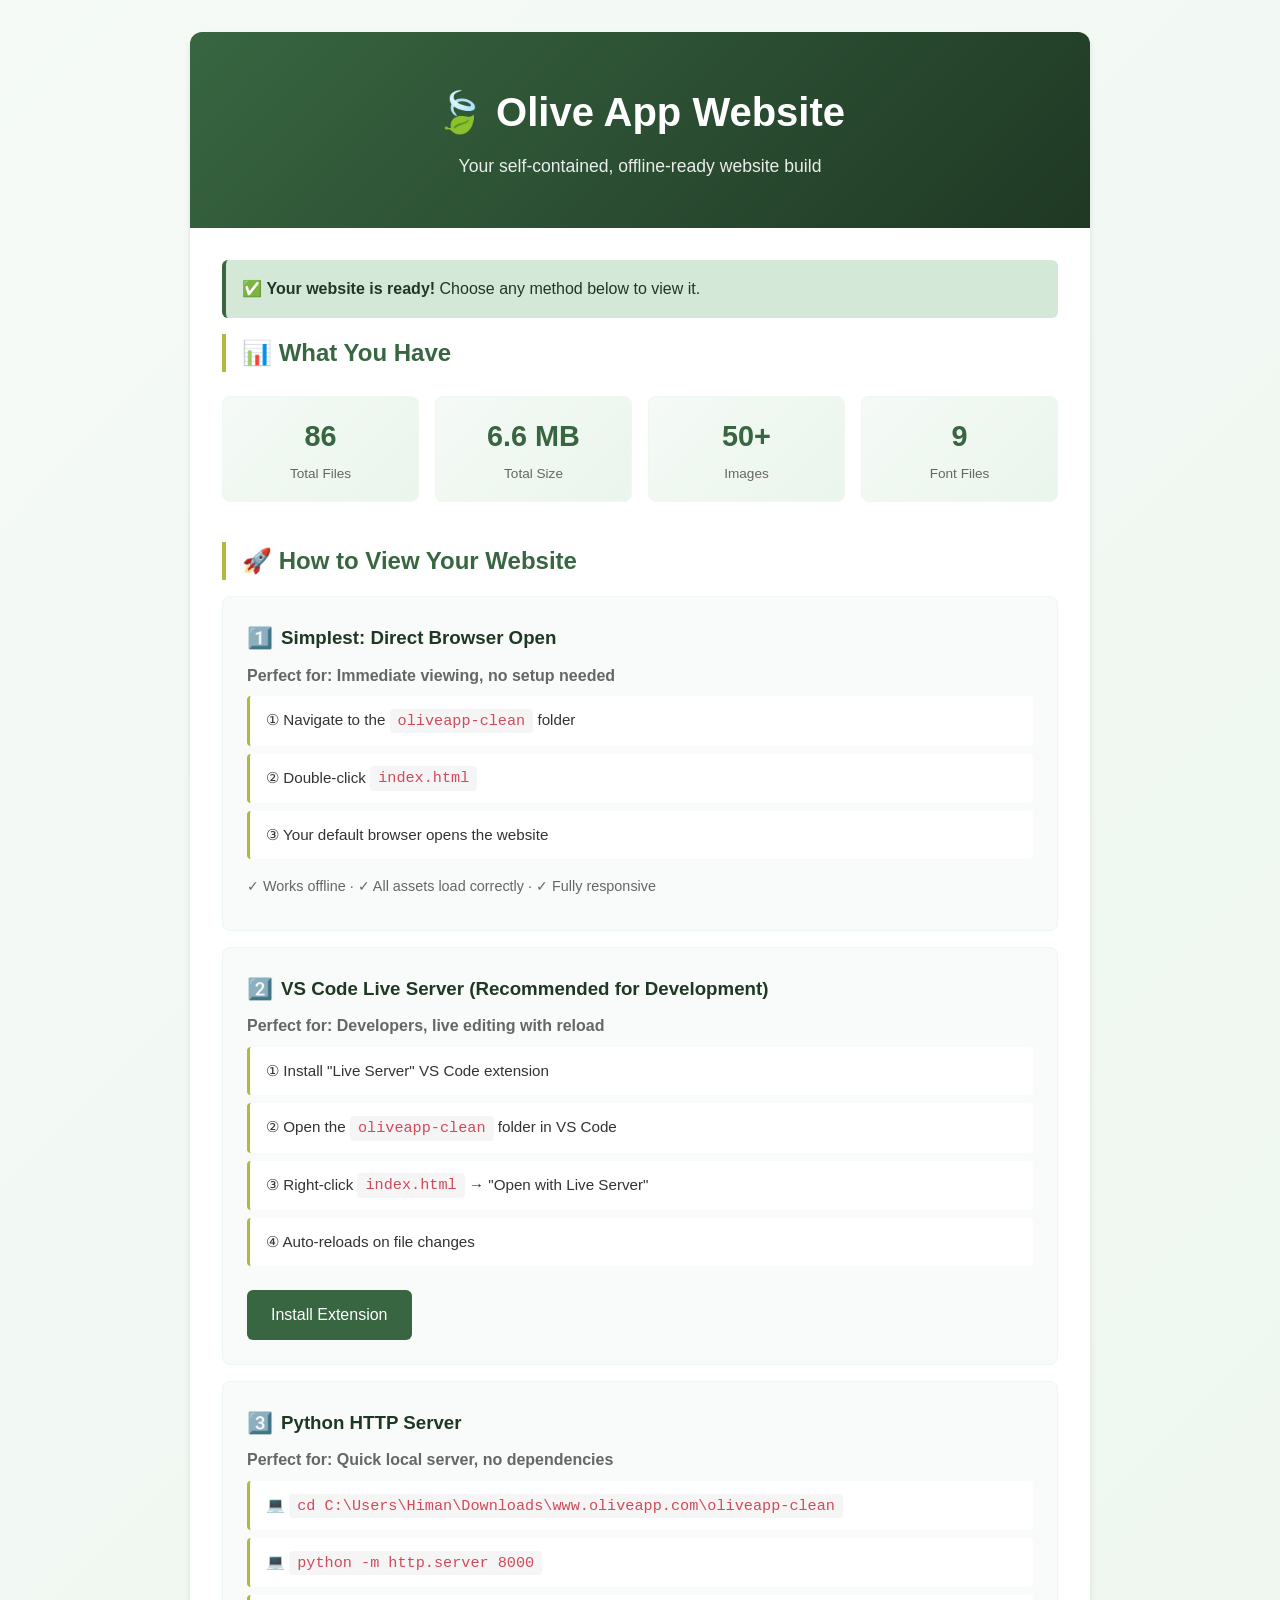
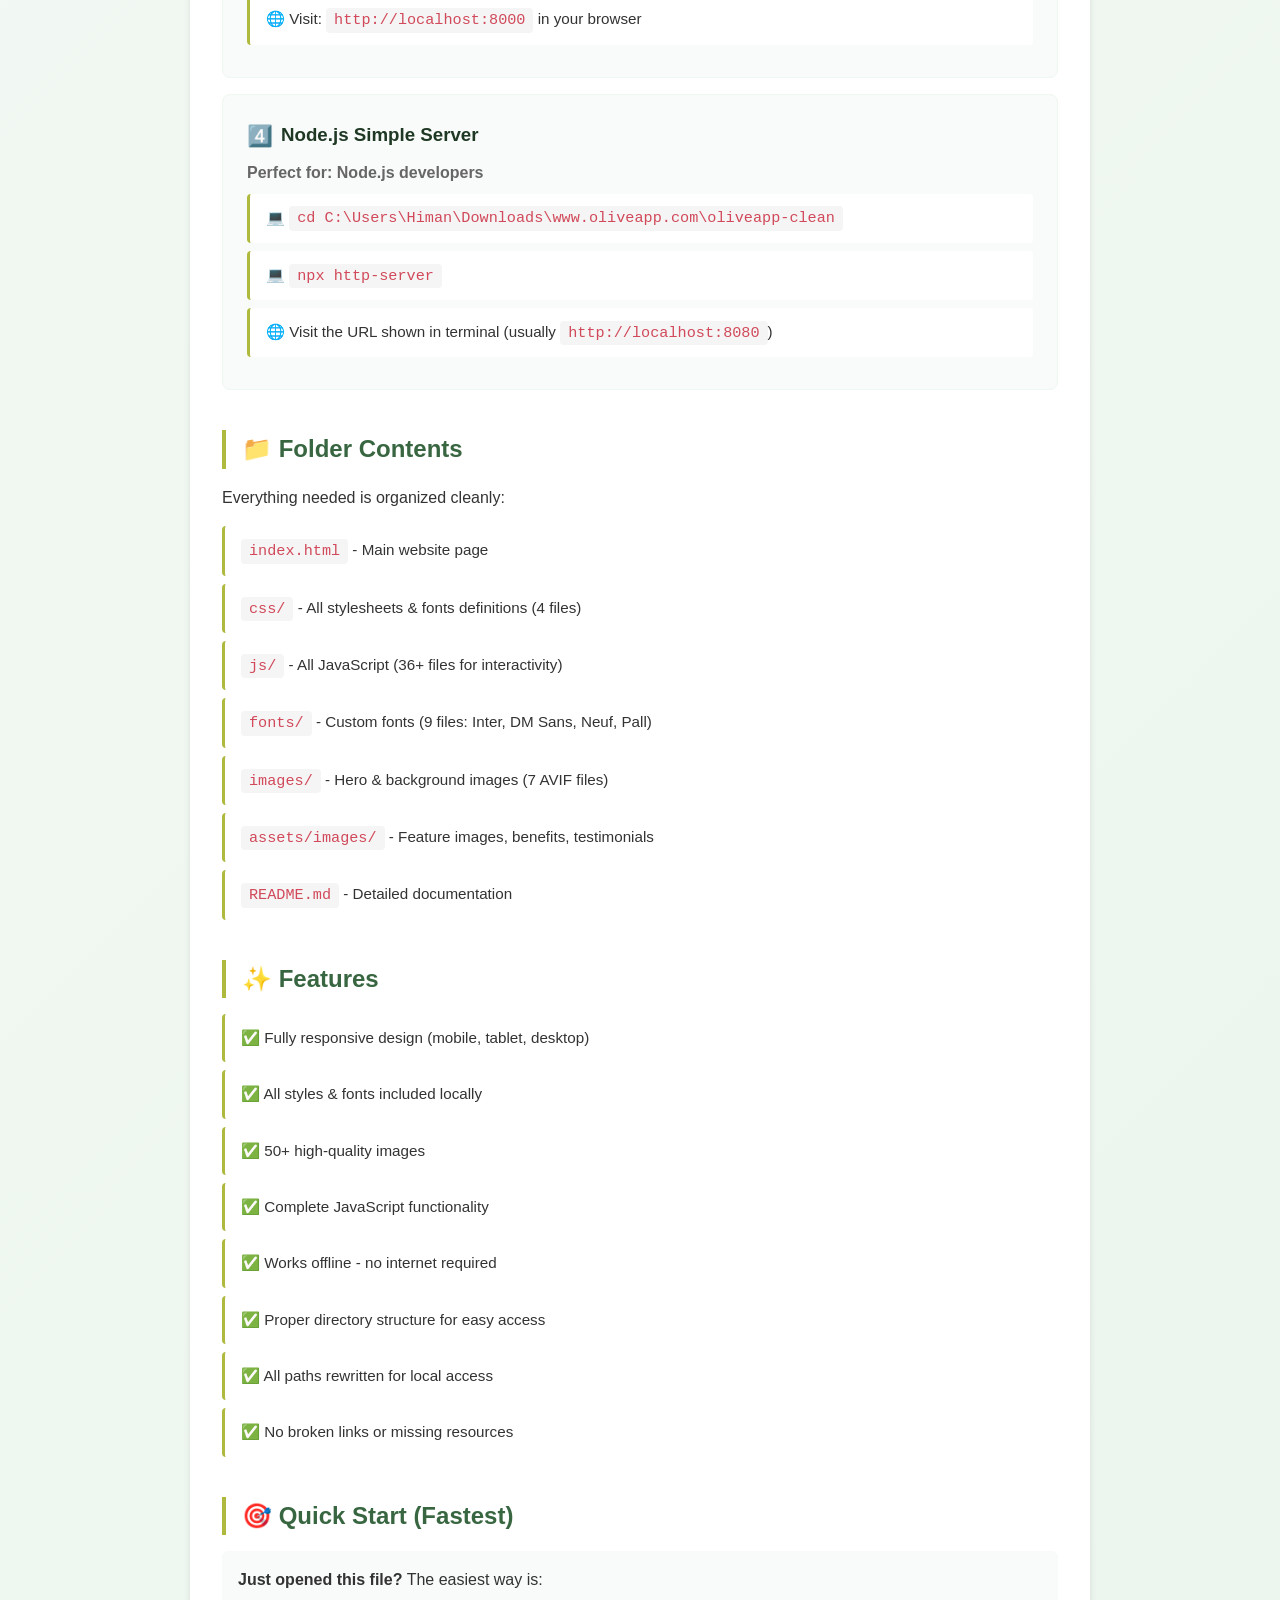
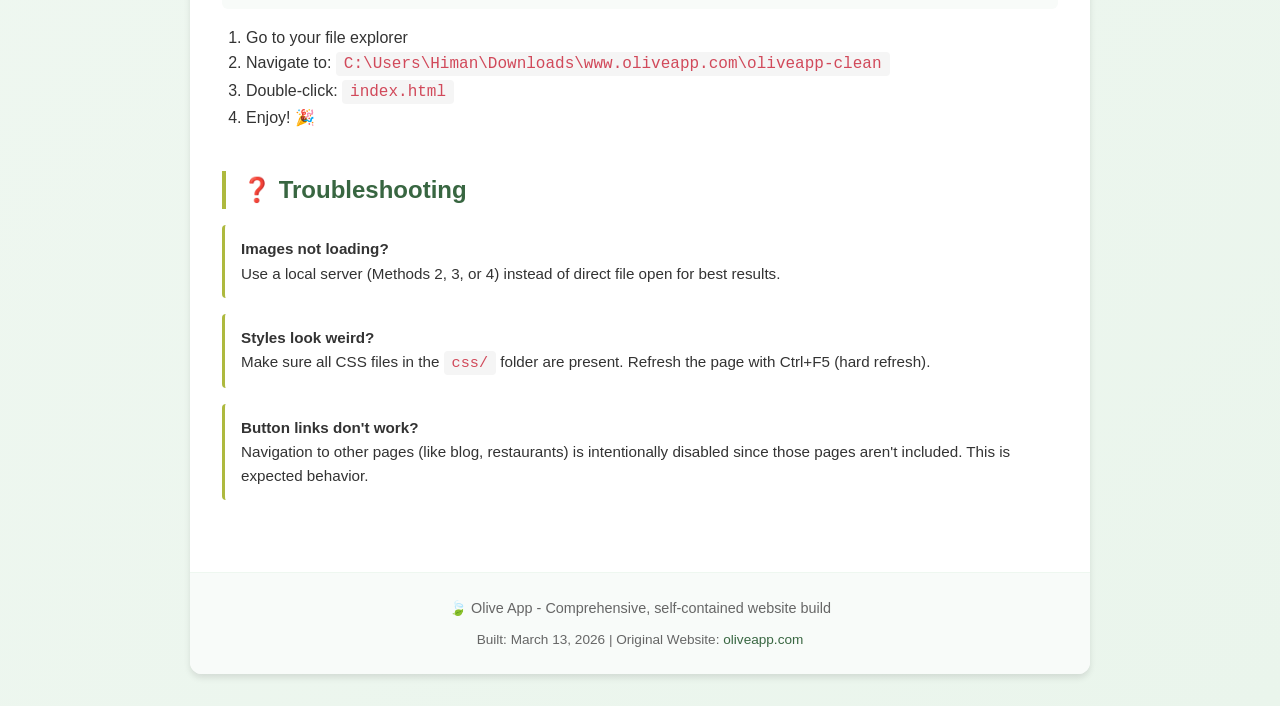
<file: START_HERE.html>
<!DOCTYPE html>
<html lang="en">
<head>
    <meta charset="UTF-8">
    <meta name="viewport" content="width=device-width, initial-scale=1.0">
    <title>How to View Your Olive App Site</title>
    <style>
        * { margin: 0; padding: 0; box-sizing: border-box; }
        body {
            font-family: -apple-system, BlinkMacSystemFont, 'Segoe UI', Roboto, sans-serif;
            line-height: 1.6;
            color: #333;
            background: linear-gradient(135deg, #f5faf6 0%, #eaf5ec 100%);
            padding: 2rem;
        }
        .container {
            max-width: 900px;
            margin: 0 auto;
            background: white;
            border-radius: 12px;
            box-shadow: 0 4px 6px rgba(0,0,0,0.1);
            overflow: hidden;
        }
        header {
            background: linear-gradient(135deg, #386641 0%, #1f3824 100%);
            color: white;
            padding: 3rem 2rem;
            text-align: center;
        }
        h1 {
            font-size: 2.5rem;
            margin-bottom: 0.5rem;
        }
        .subtitle {
            font-size: 1.1rem;
            opacity: 0.9;
        }
        .content {
            padding: 2rem;
        }
        .section {
            margin-bottom: 2.5rem;
        }
        .section h2 {
            color: #386641;
            margin-bottom: 1rem;
            font-size: 1.5rem;
            border-left: 4px solid #aeb93e;
            padding-left: 1rem;
        }
        .method {
            background: #f8fbf9;
            border: 1px solid #eef7f0;
            border-radius: 8px;
            padding: 1.5rem;
            margin-bottom: 1rem;
        }
        .method h3 {
            color: #1f3824;
            margin-bottom: 0.5rem;
            display: flex;
            align-items: center;
            gap: 0.5rem;
        }
        .emoji { font-size: 1.3rem; }
        .method p {
            color: #666;
            margin-bottom: 0.5rem;
        }
        .step {
            background: white;
            border-left: 3px solid #aeb93e;
            padding: 0.75rem 1rem;
            margin: 0.5rem 0;
            border-radius: 4px;
            font-size: 0.95rem;
        }
        .button {
            display: inline-block;
            background: #386641;
            color: white;
            padding: 0.75rem 1.5rem;
            border-radius: 6px;
            text-decoration: none;
            margin-top: 1rem;
            transition: background 0.3s;
        }
        .button:hover {
            background: #1f3824;
        }
        code {
            background: #f5f5f5;
            padding: 0.2rem 0.5rem;
            border-radius: 4px;
            font-family: 'Courier New', monospace;
            color: #d1495a;
        }
        .stats {
            display: grid;
            grid-template-columns: repeat(auto-fit, minmax(150px, 1fr));
            gap: 1rem;
            margin-top: 1.5rem;
        }
        .stat-box {
            background: linear-gradient(135deg, #f5faf6 0%, #eaf5ec 100%);
            padding: 1rem;
            border-radius: 8px;
            text-align: center;
            border: 1px solid #eef7f0;
        }
        .stat-box .value {
            font-size: 1.8rem;
            font-weight: bold;
            color: #386641;
        }
        .stat-box .label {
            font-size: 0.85rem;
            color: #666;
            margin-top: 0.25rem;
        }
        footer {
            background: #f8fbf9;
            padding: 1.5rem 2rem;
            border-top: 1px solid #eef7f0;
            text-align: center;
            color: #666;
            font-size: 0.9rem;
        }
        .success {
            background: #d4e8d8;
            color: #1f3824;
            padding: 1rem;
            border-radius: 6px;
            margin-bottom: 1rem;
            border-left: 4px solid #386641;
        }
    </style>
</head>
<body>
    <div class="container">
        <header>
            <h1>🍃 Olive App Website</h1>
            <p class="subtitle">Your self-contained, offline-ready website build</p>
        </header>

        <div class="content">
            <div class="success">
                ✅ <strong>Your website is ready!</strong> Choose any method below to view it.
            </div>

            <div class="section">
                <h2>📊 What You Have</h2>
                <div class="stats">
                    <div class="stat-box">
                        <div class="value">86</div>
                        <div class="label">Total Files</div>
                    </div>
                    <div class="stat-box">
                        <div class="value">6.6 MB</div>
                        <div class="label">Total Size</div>
                    </div>
                    <div class="stat-box">
                        <div class="value">50+</div>
                        <div class="label">Images</div>
                    </div>
                    <div class="stat-box">
                        <div class="value">9</div>
                        <div class="label">Font Files</div>
                    </div>
                </div>
            </div>

            <div class="section">
                <h2>🚀 How to View Your Website</h2>

                <div class="method">
                    <h3><span class="emoji">1️⃣</span> Simplest: Direct Browser Open</h3>
                    <p><strong>Perfect for: Immediate viewing, no setup needed</strong></p>
                    <div class="step">① Navigate to the <code>oliveapp-clean</code> folder</div>
                    <div class="step">② Double-click <code>index.html</code></div>
                    <div class="step">③ Your default browser opens the website</div>
                    <p style="margin-top: 1rem; font-size: 0.9rem; color: #666;">✓ Works offline · ✓ All assets load correctly · ✓ Fully responsive</p>
                </div>

                <div class="method">
                    <h3><span class="emoji">2️⃣</span> VS Code Live Server (Recommended for Development)</h3>
                    <p><strong>Perfect for: Developers, live editing with reload</strong></p>
                    <div class="step">① Install "Live Server" VS Code extension</div>
                    <div class="step">② Open the <code>oliveapp-clean</code> folder in VS Code</div>
                    <div class="step">③ Right-click <code>index.html</code> → "Open with Live Server"</div>
                    <div class="step">④ Auto-reloads on file changes</div>
                    <a href="https://marketplace.visualstudio.com/items?itemName=ritwickdey.LiveServer" class="button" target="_blank">Install Extension</a>
                </div>

                <div class="method">
                    <h3><span class="emoji">3️⃣</span> Python HTTP Server</h3>
                    <p><strong>Perfect for: Quick local server, no dependencies</strong></p>
                    <div class="step">💻 <code>cd C:\Users\Himan\Downloads\www.oliveapp.com\oliveapp-clean</code></div>
                    <div class="step">💻 <code>python -m http.server 8000</code></div>
                    <div class="step">🌐 Visit: <code>http://localhost:8000</code> in your browser</div>
                </div>

                <div class="method">
                    <h3><span class="emoji">4️⃣</span> Node.js Simple Server</h3>
                    <p><strong>Perfect for: Node.js developers</strong></p>
                    <div class="step">💻 <code>cd C:\Users\Himan\Downloads\www.oliveapp.com\oliveapp-clean</code></div>
                    <div class="step">💻 <code>npx http-server</code></div>
                    <div class="step">🌐 Visit the URL shown in terminal (usually <code>http://localhost:8080</code>)</div>
                </div>
            </div>

            <div class="section">
                <h2>📁 Folder Contents</h2>
                <p>Everything needed is organized cleanly:</p>
                <div class="step" style="margin-top: 1rem;">
                    <code>index.html</code> - Main website page
                </div>
                <div class="step">
                    <code>css/</code> - All stylesheets & fonts definitions (4 files)
                </div>
                <div class="step">
                    <code>js/</code> - All JavaScript (36+ files for interactivity)
                </div>
                <div class="step">
                    <code>fonts/</code> - Custom fonts (9 files: Inter, DM Sans, Neuf, Pall)
                </div>
                <div class="step">
                    <code>images/</code> - Hero & background images (7 AVIF files)
                </div>
                <div class="step">
                    <code>assets/images/</code> - Feature images, benefits, testimonials
                </div>
                <div class="step">
                    <code>README.md</code> - Detailed documentation
                </div>
            </div>

            <div class="section">
                <h2>✨ Features</h2>
                <div class="step">✅ Fully responsive design (mobile, tablet, desktop)</div>
                <div class="step">✅ All styles & fonts included locally</div>
                <div class="step">✅ 50+ high-quality images</div>
                <div class="step">✅ Complete JavaScript functionality</div>
                <div class="step">✅ Works offline - no internet required</div>
                <div class="step">✅ Proper directory structure for easy access</div>
                <div class="step">✅ All paths rewritten for local access</div>
                <div class="step">✅ No broken links or missing resources</div>
            </div>

            <div class="section">
                <h2>🎯 Quick Start (Fastest)</h2>
                <p style="background: #f8fbf9; padding: 1rem; border-radius: 6px; margin-bottom: 1rem;">
                    <strong>Just opened this file?</strong> The easiest way is:
                </p>
                <ol style="margin-left: 1.5rem; margin-bottom: 1rem;">
                    <li>Go to your file explorer</li>
                    <li>Navigate to: <code>C:\Users\Himan\Downloads\www.oliveapp.com\oliveapp-clean</code></li>
                    <li>Double-click: <code>index.html</code></li>
                    <li>Enjoy! 🎉</li>
                </ol>
            </div>

            <div class="section">
                <h2>❓ Troubleshooting</h2>
                <div class="step" style="margin-bottom: 1rem;">
                    <strong>Images not loading?</strong><br>
                    Use a local server (Methods 2, 3, or 4) instead of direct file open for best results.
                </div>
                <div class="step" style="margin-bottom: 1rem;">
                    <strong>Styles look weird?</strong><br>
                    Make sure all CSS files in the <code>css/</code> folder are present. Refresh the page with Ctrl+F5 (hard refresh).
                </div>
                <div class="step">
                    <strong>Button links don't work?</strong><br>
                    Navigation to other pages (like blog, restaurants) is intentionally disabled since those pages aren't included. This is expected behavior.
                </div>
            </div>
        </div>

        <footer>
            <p>🍃 Olive App - Comprehensive, self-contained website build</p>
            <p style="margin-top: 0.5rem; font-size: 0.85rem;">Built: March 13, 2026 | Original Website: <a href="https://oliveapp.com" target="_blank" style="color: #386641; text-decoration: none;">oliveapp.com</a></p>
        </footer>
    </div>
</body>
</html>
</file>
